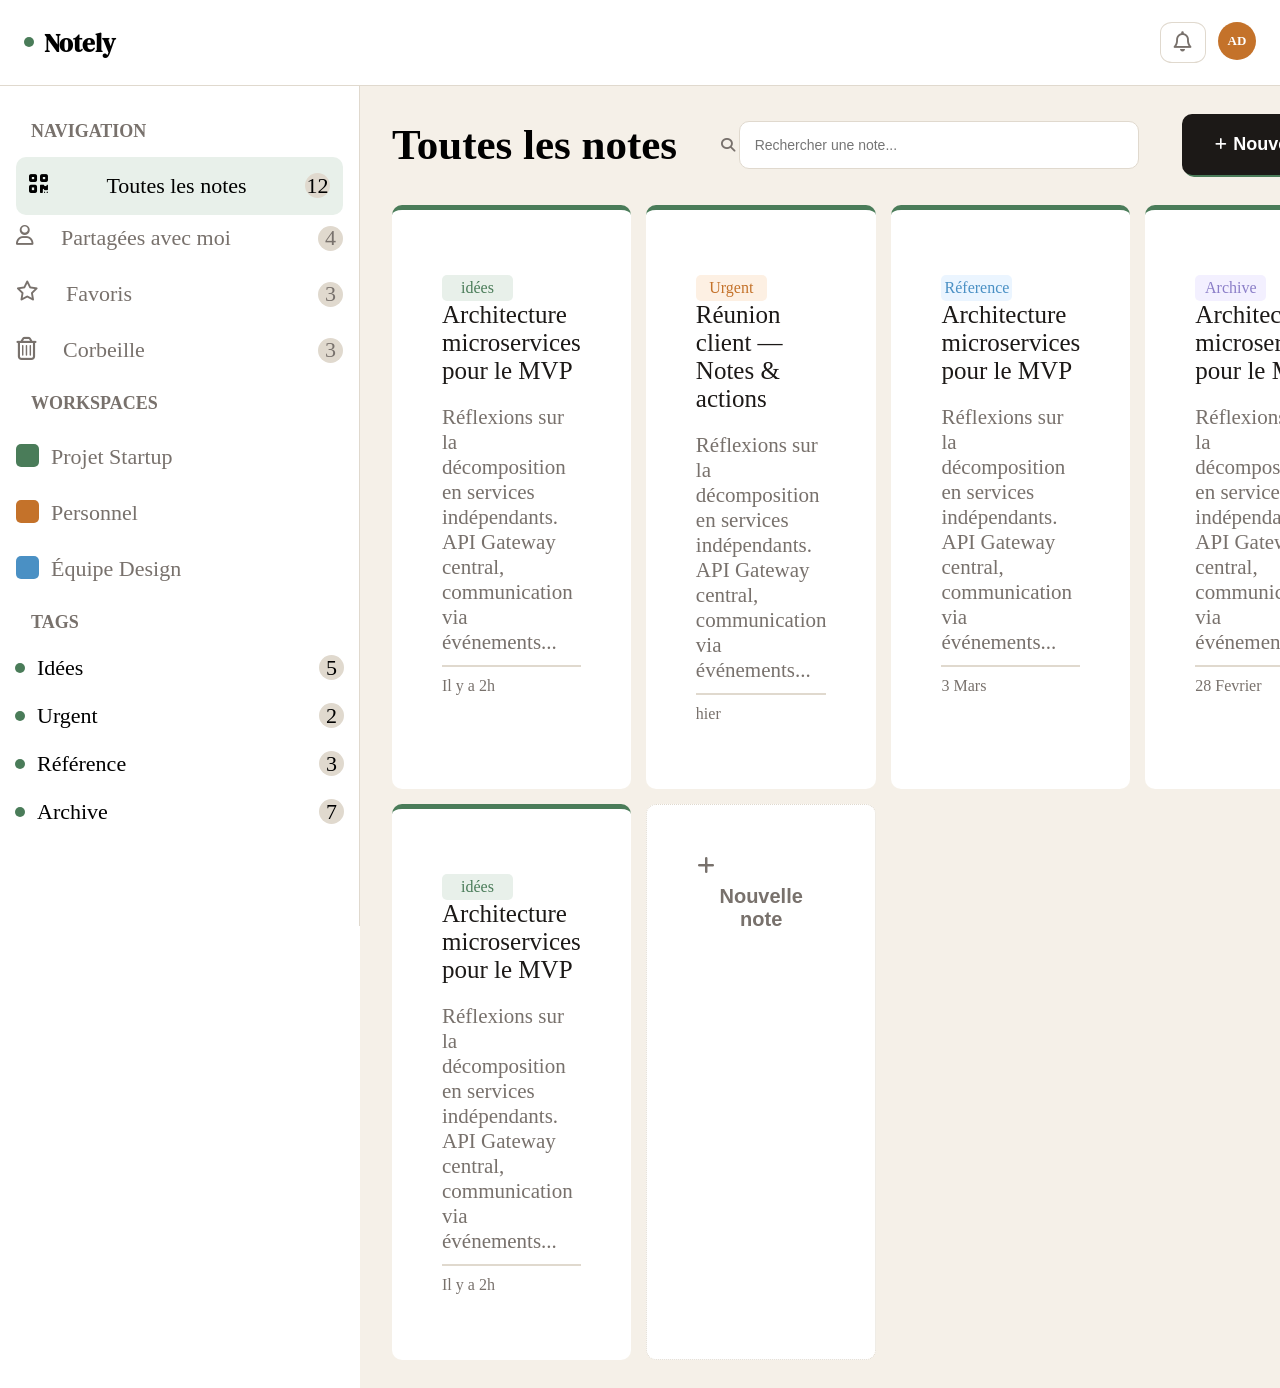
<file: Front-End/Index.html>
<!DOCTYPE html>
<html lang="en">
  <head>
    <meta charset="UTF-8" />
    <meta name="viewport" content="width=device-width, initial-scale=1.0" />
    <title>Document</title>
    <link rel="stylesheet" href="index.css" />
    <link
      rel="stylesheet"
      href="https://cdnjs.cloudflare.com/ajax/libs/font-awesome/6.2.1/css/all.min.css"
      integrity="sha512-MV7K8+y+gLIBoVD59lQIYicR65iaqukzvf/nwasF0nqhPay5w/9lJmVM2hMDcnK1OnMGCdVK+iQrJ7lzPJQd1w=="
      crossorigin="anonymous"
      referrerpolicy="no-referrer"
    />
    <link rel='stylesheet' href='https://cdn-uicons.flaticon.com/4.0.0/uicons-thin-straight/css/uicons-thin-straight.css'>
    <link href="https://fonts.googleapis.com/css2?family=DM+Serif+Display&family=DM+Sans:wght@300;400;500;600&display=swap" rel="stylesheet">
  </head>
  <body>
    <header class="app__header">
      <div class="app__logo">
        <div class="dot"></div>
        <span class="logo">Notely</span>
      </div>
      <div class="header__action">
        <div class="header__action__btn">
          <i class="fa-regular fa-bell " ></i>
        </div>
        <div class="header__action__avatar">AD</div>
      </div>
    </header>

     <div class="app__layout">

        <aside class="sidebar">

        <div class="sidebar-section">
          <h1 class="sidebar__section__title">NAVIGATION</h1> 
          <div class="sidebar__section__active">
            <i class="fa-solid fa-qrcode"></i>
            <p>Toutes les notes</p>
            <span class="active number">12</span>
          </div>


          <div class="navigation__content">
            <div class="navigation__content_items">
            <i class="fa-regular fa-user"></i>
            <p>Partagées avec moi</p>
          </div>
            <span class="number" >4</span>
          </div>


          <div class="navigation__content">
            <div class="navigation__content_items">
            <i class="fa-regular fa-star"></i>
            <p>Favoris</p>
          </div>
            <span class="number" >3</span>
          </div>
      

          <div class="navigation__content">
            <div class="navigation__content_items">
            <i class="fa-regular fa-trash-can"></i>
            <p>Corbeille</p>
          </div>
            <span class="number" >3</span>
          </div>
       

        <!-- Workspaces  -->

        <div class="sidebar-section">
          <p class="sidebar__section__title">WORKSPACES</p>

          <div class="sidebar__workSpaces__content">
          <div class="Workspaces__items">
            <span class="dot__WorkSpaces__Green workspaces__Dry"></span>
            <p>Projet Startup</p>
          </div>
          <div class="Workspaces__items">
            <span class="dot__WorkSpaces__orange workspaces__Dry"></span>
            <p>Personnel</p>
          </div>
          <div class="Workspaces__items">
            <span class="dot__WorkSpaces__blue workspaces__Dry"></span>
            <p>Équipe Design</p>
          </div>
          </div>
        </div>
        <!-- Tags  -->
        <div class="sidebar-section">
          <p class="sidebar__section__title">TAGS</p>
          
          <div class="sidebar__Tags__content">
            <div class="dot__bloc">
              <div class="dot__bloc__items">
              <span class="dot__Tags"></span>
              <p>Idées</p>
            </div>
              <span class="number">5</span>
            </div>
            <div class="dot__bloc">
              <div class="dot__bloc__items">
                <span class="dot__Tags"></span>
                <p>Urgent</p>
              </div>
              <span class="number">2</span>
            </div>
            <div class="dot__bloc">
              <div class="dot__bloc__items">
                <span class="dot__Tags"></span>
                <p>Référence</p>
              </div>
              <span class="number">3</span>
            </div>

            <div class="dot__bloc">
              <div class="dot__bloc__items">
                <span class="dot__Tags"></span>
                <p>Archive</p>
              </div>
              <span class="number">7</span>
            </div>
            </div>
        </div>
      </div>
    </aside>

    <main class="main-page">
        <div class="content_header">
            <h2 class="content_header_title">Toutes les notes</h2>
            
            <div class="search_bar">
            <i class="fa-solid fa-magnifying-glass"></i>
              <input type="search"
               name="search" 
               id="search"
               placeholder="Rechercher une note...">
              </div>

              <button class="Add__note">
                <i class="fa-solid fa-plus"></i>
                <span>Nouvelle note</span>
              </button>
            </div>
        


             <div class="Cards">

                <div class="card">
                    <span class="Tags__idea Tags">idées</span>
                    <h2  class="card__title">Architecture microservices pour le MVP</h2>
                    <p>Réflexions sur la décomposition en services indépendants. API Gateway central, communication via événements...</p>
                        <hr>
                        <div class="Icone__bottom">
                            <span class="card__date">Il y a 2h</span>
                            <div class="card__actions ">
                            <i class="fa-regular fa-pen-to-square"></i>
                            <i class="fi fi-ts-trash"></i>
                            </div>
                        </div>
                      </div>

                <div class="card">
                  <span class="Tags__Urgent Tags" >Urgent</span>
                    <h2 class="card__title">Réunion client — Notes & actions</h2>
                    <p>Réflexions sur la décomposition en services indépendants. API Gateway central, communication via événements...</p>
                        <hr>
                        <div class="Icone__bottom">
                            <span class="card__date">hier</span>
                            <div class="card__actions"> 
                            <i class="fa-regular fa-pen-to-square"></i>
                            <i class="fi fi-ts-trash"></i>
                            </div>
                        </div>
                </div>
                <div class="card">
                  <span class="Tags__reference Tags">Réference</span>
                  <h2 class="card__title">Architecture microservices pour le MVP</h2>
                  <p>Réflexions sur la décomposition en services indépendants. API Gateway central, communication via événements...</p>
                      <hr>
                      <div class="Icone__bottom">
                          <span class="card__date">3 Mars</span>
                          <div class="card__actions">
                          <i class="fa-regular fa-pen-to-square"></i>
                          <i class="fi fi-ts-trash"></i>
                        </div>
                      </div>
                </div>
                <div class="card">
                  <span class="Tags__Archive Tags">Archive</span>
                  <h2 class="card__title">Architecture microservices pour le MVP</h2>
                  <p>Réflexions sur la décomposition en services indépendants. API Gateway central, communication via événements...</p>
                      <hr>
                      <div class="Icone__bottom">
                          <span class="card__date">28 Fevrier</span>
                          <div class="card__actions">
                            <i class="fa-regular fa-pen-to-square"></i>
                            <i class="fi fi-ts-trash"></i>                       
                             </div>
                      </div>
    
                </div>

                <div class="card">
                    <span class="Tags__idea Tags">idées</span>
                    <h2  class="card__title">Architecture microservices pour le MVP</h2>
                    <p>Réflexions sur la décomposition en services indépendants. API Gateway central, communication via événements...</p>
                        <hr>
                        <div class="Icone__bottom">
                            <span class="card__date">Il y a 2h</span>
                            <div class="card__actions">
                            <i class="fa-regular fa-pen-to-square"></i>
                            <i class="fi fi-ts-trash"></i>                         
                             </div>
                        </div>
                      </div>

                <div class="card__Add__Note">
                  <button class="btn__card" >
                    <i class="fa-solid fa-plus"></i>
                    <span>Nouvelle note</span>
                  </button>
              
                 </div>
                </div>
             </div>
    </main>
    </div>
  </body>
</html>
</file>
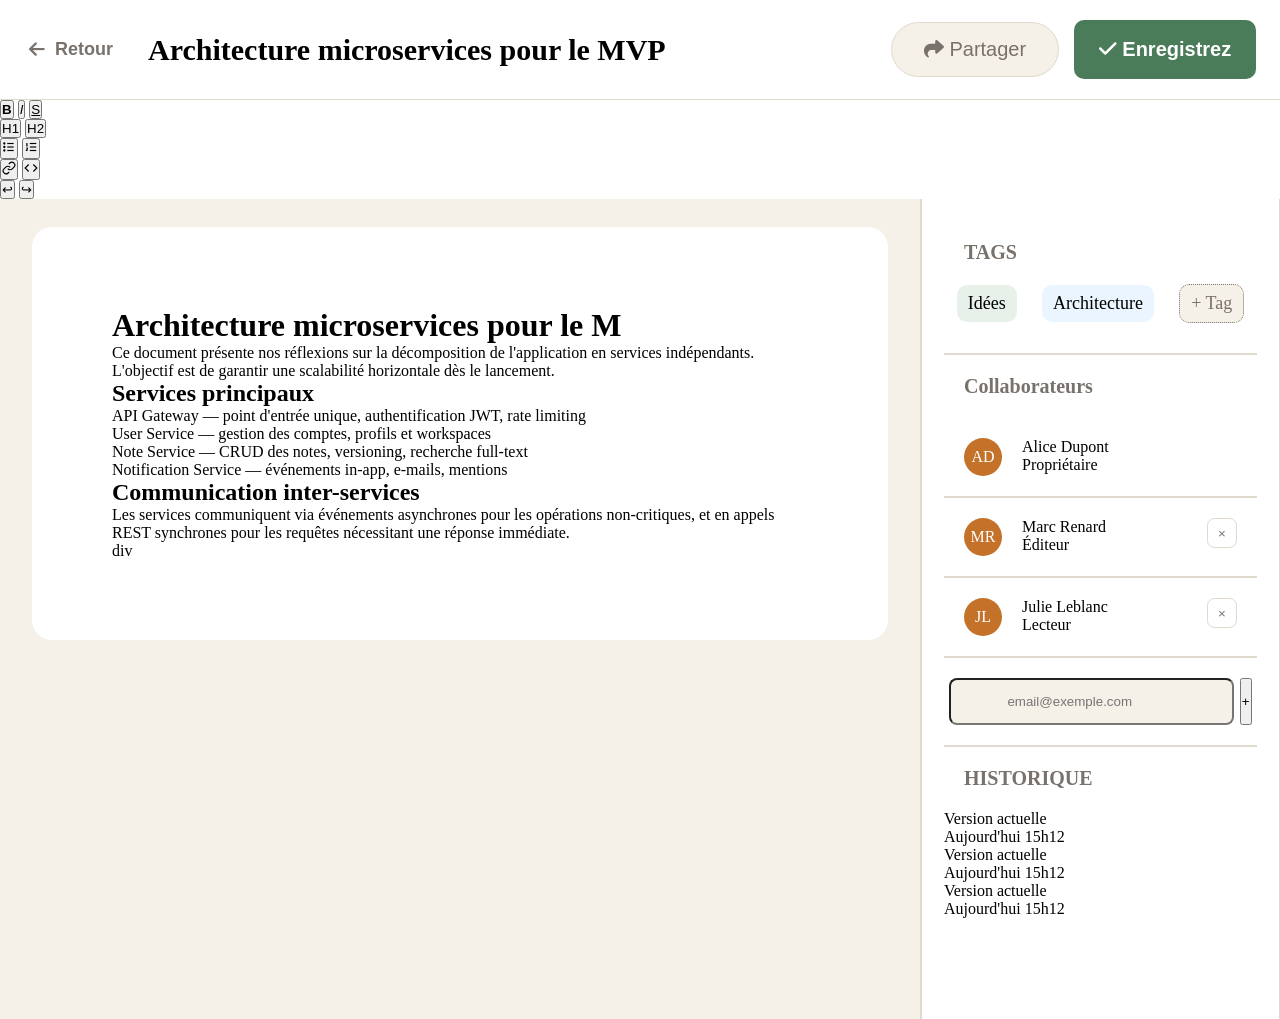
<file: Front-End/edition.html>
<!DOCTYPE html>
<html lang="en">
<head>
    <meta charset="UTF-8">
    <meta name="viewport" content="width=device-width, initial-scale=1.0">
    <title>Document</title>
    <link
      rel="stylesheet"
      href="https://cdnjs.cloudflare.com/ajax/libs/font-awesome/6.2.1/css/all.min.css"
      integrity="sha512-MV7K8+y+gLIBoVD59lQIYicR65iaqukzvf/nwasF0nqhPay5w/9lJmVM2hMDcnK1OnMGCdVK+iQrJ7lzPJQd1w=="
      crossorigin="anonymous"
      referrerpolicy="no-referrer"
    />
<link rel="stylesheet" href="edition.css">
</head>
<body>
    <header class="edition__header" >
     <div class="btn__header__left">
        
       <a href="Index.html"> <button class="btn__back"> <i class="fa-solid fa-arrow-left"></i>Retour</button></a> 
       <div class="btn__header__title">
       <h1 class="header__title">Architecture microservices pour le MVP</h1>
    </div>
     </div>
     <div class="btn__header__right">
        <button class="btn__share" >
        <i class="fa-solid fa-share"></i>
        Partager
        </button>
        <button class="btn__save">
        <i class="fa-solid fa-check"></i>
        Enregistrez
        </button>
     </div>
    </header>
   
      <div class="editor-main">
        <div class="toolbar">
          <button class="toolbar-btn active"><b>B</b></button>
          <button class="toolbar-btn"><i>I</i></button>
          <button class="toolbar-btn"><u>S</u></button>
          <div class="toolbar-sep"></div>
          <button class="toolbar-btn">H1</button>
          <button class="toolbar-btn">H2</button>
          <div class="toolbar-sep"></div>
          <button class="toolbar-btn">
            <svg width="14" height="14" viewBox="0 0 24 24" fill="none" stroke="currentColor" stroke-width="2"><line x1="9" y1="6" x2="20" y2="6"/><line x1="9" y1="12" x2="20" y2="12"/><line x1="9" y1="18" x2="20" y2="18"/><circle cx="4" cy="6" r="1" fill="currentColor"/><circle cx="4" cy="12" r="1" fill="currentColor"/><circle cx="4" cy="18" r="1" fill="currentColor"/></svg>
          </button>
          <button class="toolbar-btn">
            <svg width="14" height="14" viewBox="0 0 24 24" fill="none" stroke="currentColor" stroke-width="2"><line x1="10" y1="6" x2="21" y2="6"/><line x1="10" y1="12" x2="21" y2="12"/><line x1="10" y1="18" x2="21" y2="18"/><path d="M4 6h1v4"/><path d="M4 10h2"/><path d="M6 18H4c0-1 2-2 2-3s-1-1.5-2-1"/></svg>
          </button>
          <div class="toolbar-sep"></div>
          <button class="toolbar-btn">
            <svg width="14" height="14" viewBox="0 0 24 24" fill="none" stroke="currentColor" stroke-width="2"><path d="M10 13a5 5 0 0 0 7.54.54l3-3a5 5 0 0 0-7.07-7.07l-1.72 1.71"/><path d="M14 11a5 5 0 0 0-7.54-.54l-3 3a5 5 0 0 0 7.07 7.07l1.71-1.71"/></svg>
          </button>
          <button class="toolbar-btn">
            <svg width="14" height="14" viewBox="0 0 24 24" fill="none" stroke="currentColor" stroke-width="2"><polyline points="16 18 22 12 16 6"/><polyline points="8 6 2 12 8 18"/></svg>
          </button>
          <div class="toolbar-sep"></div>
          <button class="toolbar-btn">↩</button>
          <button class="toolbar-btn">↪</button>
        </div>

    <div class="app__layout">

    <aside class="sidebar">
    
    <div class="sidebar__section">
        <h1 class="sidebar__section__title">TAGS</h1>
        <div class="tags__list">
            <span class="tags__list1">Idées</span>
            <span class="tags__list2">Architecture</span>
            <span class="tags__list3">+ Tag</span>
        </div>
    </div>
 <hr>
    <div class="sidebar__section">
     <h1 class="sidebar__section__title">Collaborateurs</h1>

     <div class="share-item">
         <div class="share-item-info">
        <div class="share-avatar">AD</div>
        <div class="share-info">
          <div class="share-name">Alice Dupont</div>
          <span class="share-role">Propriétaire</span>
        </div>
     </div>
    </div>
    <hr>
    <div class="share-item">
         <div class="share-item-info">
        <div class="share-avatar">MR</div>
        <div class="share-info">
          <div class="share-name">Marc Renard</div>
          <span class="share-role">Éditeur</span>
     </div>
    </div>
     <button class="share-remove">×</button>
    </div>
  <hr>
    <div class="share-item">
      <div class="share-item-info">
        <div class="share-avatar" >JL</div>
        <div class="share-info">
          <div class="share-name">Julie Leblanc</div>
          <span class="share-role">Lecteur</span>
        </div>
      </div>
        <button class="share-remove">×</button>
      </div>
 <hr>
      <div class="share-row">
        <input class="share-input" placeholder="email@exemple.com">
        <button class="share-btn">+</button>
      </div>
      </div>
  <hr>

    <div class="sidebar__section">
      <h1 class="sidebar__section__title">HISTORIQUE</h1>
     <div class="dot"></div>
     <div>
      <div>Version actuelle</div>
      <span>Aujourd'hui 15h12 </span>
     </div>

     <div class="dot"></div>
     <div>
      <div>Version actuelle</div>
      <span>Aujourd'hui 15h12 </span>
     </div>

     <div class="dot"></div>
     <div>
      <div>Version actuelle</div>
      <span>Aujourd'hui 15h12 </span>
     </div>
 
    </div>

    </aside>
    <main>


      <div class="card">
        <div>
        <h1 class="card__title">Architecture microservices pour le M</h1>
        <p>Ce document présente nos réflexions sur la décomposition de l'application en services indépendants. L'objectif est de garantir une scalabilité horizontale dès le lancement.</p>
        </div>
        <div>
        <h2 >Services principaux</h2>
        <p> API Gateway — point d'entrée unique, authentification JWT, rate limiting <br>
            User Service — gestion des comptes, profils et workspaces <br>
            Note Service — CRUD des notes, versioning, recherche full-text <br>
            Notification Service — événements in-app, e-mails, mentions <br>
            </p>
          </div>
          <div>
        <h2>Communication inter-services</h2>
      <p>Les services communiquent via événements asynchrones pour les opérations non-critiques, et en appels REST synchrones pour les requêtes nécessitant une réponse immédiate.</p>
    </div>
    div
      </div>
    </main>
  
</div>
</body>
</html>
</file>
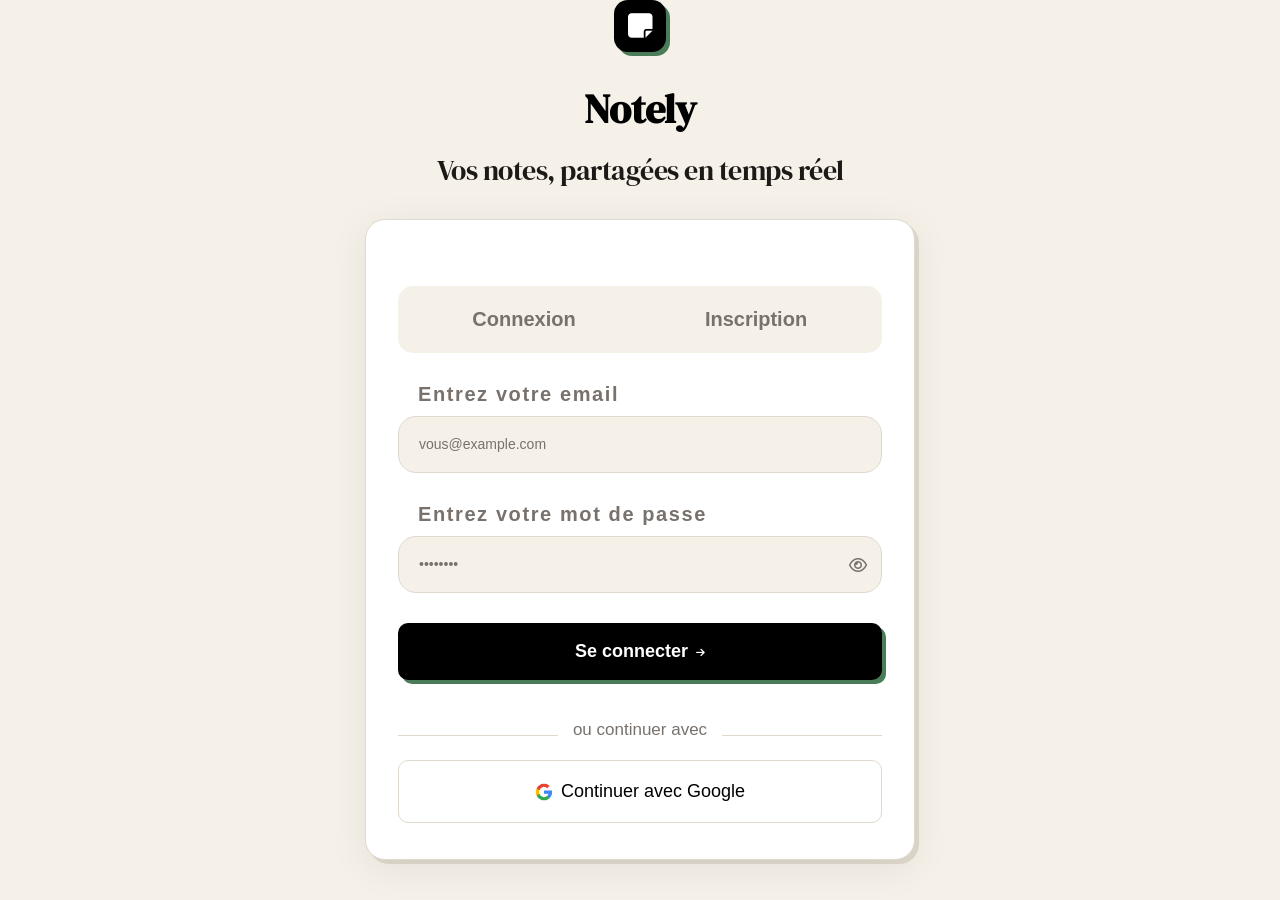
<file: Front-End/login.html>
<!DOCTYPE html>
<html lang="fr">
<head>
    <meta charset="UTF-8">
    <meta name="viewport" content="width=device-width, initial-scale=1.0">
    <title>Notely</title>
    <link rel="stylesheet" href="login.css">
    <link rel="stylesheet"
      href="https://cdnjs.cloudflare.com/ajax/libs/font-awesome/6.2.1/css/all.min.css"
      integrity="sha512-MV7K8+y+gLIBoVD59lQIYicR65iaqukzvf/nwasF0nqhPay5w/9lJmVM2hMDcnK1OnMGCdVK+iQrJ7lzPJQd1w=="
      crossorigin="anonymous"
      referrerpolicy="no-referrer"
    />
    <link href="https://fonts.googleapis.com/css2?family=DM+Serif+Display&family=DM+Sans:wght@300;400;500;600&display=swap" rel="stylesheet">
    </head>

<body>
  <main class="sign_up_page">
    
  <div class="flex-items">

  <div class="logo-mark">
    <i class="fa-solid fa-note-sticky"></i>
  </div>
  <span class="logo-note">Notely</span>
  <p>Vos notes, partagées en temps réel</p>
</div>



  <div class="login">

    <div class="tab-switch">
      <button class="btn_connexion"  id="btn-connexion" type="button">Connexion</button>
      <button class="btn_sign_up" id="btn-inscription" type="button">Inscription</button>
    </div>

 <form action="" method="post" class="login__form" id="form-connexion">
 
  <div class="login_input_group">
    <label for="email" class="login_label">Entrez votre email </label>
   <div class="login-icon-input-container">
     <input 
     type="email"
     id="email"
     name="email"
      placeholder="vous@example.com"
      maxlength="24"
      class="login_input">
      <p class="login_error" id="email-error">
        Veuillez entrer votre email
      </p>
   </div>
  </div>

  <div class="login_input_group">
    <label for="password" class="login_label">Entrez votre mot de passe</label>
   <div class="login-icon-input-container">
     <input 
     required
     type="password"
     id="password"
     name="password"
      placeholder="••••••••"
      maxlength="24"
      class="login_input">
      <p class="login_error" id="password-error">
       Veuillez entrer votre mot de passe      </p>
      <i class="fa-regular fa-eye" id="toggle-password"></i>
      </div>
      </div>
    
    <button type="submit" class="login_submit_button" >Se connecter <i class="fa-solid fa-arrow-right"></i></button>
    <div class="divider">
      <span>ou continuer avec</span>
    </div>
   <button type="button" class="btn-google">
    <img src="Asset/Google_logo.svg.png" width="18">
    <span>Continuer avec Google</span>
    </button>
   </form>
 
    
<!-- Formulaire 2 : Inscription (caché au départ) -->

    <form action="" 
    class="sign_up__form" 
    id="form-inscription" 
    style="display: none;">

      <div class="sign_up_input_group">
       <label for="username" class="sign_up_label">Nom d'utilisateur</label>
      <div class="sign-up-icon-input-container">
        <input 
        type="text"
        id="username"
        name="username"
         placeholder="Alice Dupont"
         maxlength="24"
         class="sign_up_input"> 
      </div>
       <p class="sign_up_error_message">Choisissez un pseudo contenant au moins 3 caractères</p>
      </div>




      <div class="sign_up_input_group">
        <label for="email" class="sign_up_label">Entrez votre email </label>
       <div class="sign-up-icon-input-container">
         <input type="email"
         id="email-inscription"
         name="email"
          placeholder="vous@example.com"
          maxlength="24"
          class="sign_up_input">
       </div>
        <p class="sign_up_error_message">Rentrez un email valide </p>
       </div>



       <div class="sign_up_input_group">
        <label for="password" class="sign_up_label">Mot de passe </label>
       <div class="sign-up-icon-input-container">
         <input 
         type="password"
         id="password-inscription"
         name="password"
          placeholder="••••••••"
          maxlength="24"
          class="sign_up_input">
          <i class="fa-regular fa-eye" id="toggle-password-inscription"></i>
       </div>
        <p class="sign_up_error_message">Respectez les condition du mot de passe</p> 
       </div>
  
       <div class="sign_up_input_group">
        <label for="repeat-password" class="sign_up_label">Confirmez le mot de passe  </label>
       <div class="sign-up-icon-input-container">
         <input 
         type="password"
         id="repeat-password"
         name="repeat-password"
          placeholder="Confirmez le mot de passe"
          maxlength="24"
          class="sign_up_input">
          <i class="fa-regular fa-eye" id="toggle-password-inscription"></i>
       </div>
        <p class="sign_up_error_message">Les mots de passe ne sont pas identiques</p>
      
       </div>
       <button type="submit" class="sign_up_submit_button" id="btn-submit-connexion" >Création du compte →</button>
    </form>
  </div> 
</main>

<script src="login.js"></script>
</body>
</html>
</file>
<file: Front-End/index.css>
*,
::after,
::before
{
margin: 0;
padding: 0;
box-sizing: border-box;

}


  :root {
    /* Couleurs principales */
    --cream: #F5F0E8;
    --ink: #1C1917;
    --White: #FFFFFF;
    --sage: #4A7C59;
    --sage-light: #E8F0EA;
    --warm: #C4722A;
    --warm-light: #FDF0E3;
    --muted: #78716C;
    --border: #E0D9CE;
    --danger: #DC2626;
  
    /* Couleurs des tags */
    --tag-idees: #4A7C59;
    --tag-idees-bg: #E8F0EA;
  
    --tag-urgent: #C4722A;
    --tag-urgent-bg: #FDF0E3;
  
    --tag-reference: #4A90C4;
    --tag-reference-bg: #EBF5FF;
  
    --tag-archive: #8B7EC8;
    --tag-archive-bg: #F3F0FF;
  }
main{
background: var(--cream);
min-height: 100vh;
flex: 1; 
padding: 28px 32px;
}

.app__header{
position: sticky;
  top: 0;
  z-index: 50;
  background-color: var(--White);
  width: 100%;
  padding: 0 24px;
  height: 86px;
  border-bottom: 1.5px solid var(--border);
  display: flex;
  align-items: center;
  justify-content: space-between;

}
.app__logo{
    display: flex;
    flex-direction: row;
    gap: 10px;
}
.dot{
width: 10px;
height: 10px;
background-color:var(--sage) ;
border-radius: 50%;
margin-top: 11px;
}
.logo{
font-family: 'DM Serif Display', serif;
  font-size: 25px;
  font-weight: 700;
}
.header__action{
    display: flex;
    flex-direction: row;
    gap: 12px;
}
.header__action__btn{
border: 1.5px solid var(--border);
border-radius: 26%;
padding: 9px 13px;
}
.header__action__btn:hover{
    background-color: var(--border);
}
.fa-bell{
    font-size: 16px;
    color: var(--muted);
}
.header__action__avatar{
background: var(--warm);
color: var(--White);
border-radius: 50%;
font-weight: 700;
font-size: 13px;
height: 38px;
width: 38px;
display: flex;
justify-content: center;
align-items: center;
}
/*********Sidebar*****/
.app__layout {
    display: flex;
    min-height: calc(100vh - 60px); /* 60px = hauteur du header */
  }
.sidebar{

 width: 360px;
 flex-shrink: 0;
  position: sticky;
  top: 60px; /* hauteur du header */
  height: calc(100vh - 60px);
  overflow-y: auto;
  border-right: 1.5px solid var(--border);
  background: var(--White);
  padding: 20px 16px;
}
.sidebar__content{
    display: flex;
    flex-direction: column;
    gap: 21px;
    padding: 20px;
}

.sidebar__section__title{
    color: var(--muted);
    font-size: 18px;
    font-weight: 574;
    margin: 15px;
}
.navigation__content{
   display: flex;
   justify-content: space-between;
   align-items: center;
   color: var(--muted);
   font-size: 22px;
   font-weight: 500;
   margin-bottom: 30px;
   opacity: 1.8;
}
.navigation__content_items{
  display: flex;
  gap: 27px;
}
.navigation__content:hover{
    background: var(--cream);
    border-radius: 20px;
    color: var(--ink);
    
}
.sidebar__section__active{
background-color: var(--sage-light);
border-radius: 10px;
padding: 16px 13px;
font-size: 22px;
display: flex;
justify-content: space-between;
font-weight: 500;
margin-bottom: 10px;
}

.fa-regular{
    font-size: 20px;
}


.sidebar__workSpaces__content{
  margin-top: 30px;
  opacity: 1.8;
}

.workspaces__Dry{
 width: 23px;
height: 23px;
border-radius: 5px;
display: inline-block;
}
.dot__WorkSpaces__Green{
background-color: var(--tag-idees);
}

.dot__WorkSpaces__orange{
    background-color: var(--tag-urgent);
    }

 .dot__WorkSpaces__blue{
  background-color: var(--tag-reference);
        }
.Workspaces__items{
display: flex;
gap: 12px;
margin-bottom: 30px;
}
.Workspaces__items:hover{
  background: var(--cream);
    border-radius: 20px;
    color: var(--ink);
    
}
.Workspaces__items p {
    font-size: 22px;
    color: var(--muted);
    font-weight: 500;
}

.sidebar__content{
    color: var(--muted);
}


.dot__Tags{
width: 10px;
height: 10px;
border-radius: 50%;
background-color: var(--tag-idees);
display:inline-block;
}
.dot__bloc{
    display: flex;
    justify-content: space-between;
    margin: 22px -1px;
    font-weight: 500;
    font-size: 22px;
    opacity: 1.8;
}
.dot__bloc:hover{
  background: var(--cream);
  border-radius: 20px;
  color: var(--ink);
  
}
.dot__bloc__items{
    display: flex;
    justify-content: center;
    align-items: center;
    gap: 12px;
}

/**********MAIN*************/
.content_header{
display: flex;
justify-content: space-between;
align-items: center;
}
.content_header_title{
  font-size: 43px;
}


.Add__note{
    gap: 6px;
    display: flex;
    align-items: center;
    box-shadow: 2px 2px 0px #4A7C59;
    padding: 20px 33px;
    background: var(--ink);
    color: var(--White);
    border: none;
    border-radius: 10px;
    cursor: pointer

}
.Add__note:hover {
    transform:  translate(-1px,-1px); box-shadow: 3px 3px 0 var(--sage);;
    box-shadow: 3px 3px 0px #4A7C59;
  }
.Add__note span{
    font-size: 18px;
    font-weight: 600;
}


.search_bar input{
  outline: none;
 padding: 15px;
 border: none;
 border-radius: 10px;
 border: 1.5px solid var(--border);
 background: var(--White);
 font-size: 14px;
 color: var(--ink);
width: 400px;
}

.search__input::placeholder {
    color: #C4B9AE;
  }
  .fa-magnifying-glass{
   color: var(--muted);
   font-size: 14px;
  }

  .Cards{
    display: grid;
    grid-template-columns: repeat(4, 1FR) ;
    grid-template-rows: repeat(1, 1FR) ;
    margin-top: 30px;
    gap: 15px ;
   
  }
  .card{
    background-color: var(--White);
    padding: 50px;
    border-radius: 10px;
    border-top: 5px solid var(--sage);
  
  }
  .card__actions{
    gap: 15px;
    opacity: 0;
    visibility: hidden;
  transition: opacity 0.2s ease;
}
  .card:hover  .card__actions{
    opacity: 1;
   visibility: visible;
  }
  .card:hover{
    box-shadow: 0 8px 40px rgba(0,0,0,0.07), 
    4px 4px 0px #E0D9CE; 
  
  }
  .card__title{
    font-size: 25px;
    color: var(--ink);
    font-weight: 500;
    margin-bottom: 20px;

  }
  .card p{
    color: var(--muted);
    margin-bottom: 10px;
    font-size: 21px;
    font-weight: 500;
  }
  .btn__card{
    border: none;
    background: transparent;
    display: flex;
    flex-direction: column;
    margin: auto;
    gap: 10px;
    font-size: 20px;
    color: var(--muted);
    font-weight: 600;
  }
  .card__Add__Note{
    background-color: var(--White);
    padding: 50px;
    border-radius: 10px;
    border: 1.5px dotted var(--border) ;
  }
  .Tags{
    padding: 4px;
    border-radius: 5px;
    width: 71px;
    display: flex;
    justify-content: center;
    align-items: center;
    margin-top: 15px;
}

  .Tags__idea{
    color: var(--tag-idees);
    background-color: var(--tag-idees-bg);
  }
  .Tags__Urgent{
    color: var(--tag-urgent);
    background-color: var(--tag-urgent-bg);
  }
  .Tags__reference{
    color: var(--tag-reference);
    background-color: var(--tag-reference-bg);
  }
  .Tags__Archive{
    color: var(--tag-archive);
    background-color: var(--tag-archive-bg);;
  }
  hr{
    border: 1px solid var(--border);
    
  }
  .Icone__bottom{
    display: flex;
    justify-content: space-between;
    margin-top: 10px;
  }
  .Icone__bottom span {
    color: var(--muted);
  }
  
  
  .fa-trash-can{
    color: var(--muted);
    font-weight: 400;
    font-size: 23px;
    border-radius: 26%;
  }
  .fa-trash-can:hover{
    background-color: var(--cream);
  }
  .navigation__content__icone{
    display: flex;
    justify-content: center;
    align-items: center;
    gap: 21px;
  }
  .fa-pen-to-square{
    color: var(--muted);
    font-weight: 400;
    border: 1.5px solid var(--border);
    border-radius: 26%;
    padding: 9px 13px;
    font-size: 14px;
  }
  .fa-pen-to-square:hover{
   color: var(--ink);
  border: 1px solid var(--border);
  cursor: pointer;
  }
  .fi-ts-trash{
    border: 1.5px solid var(--border);
    padding: 9px 13px;
    font-size: 14px;
    border-radius: 26%;
    font-size: 14px;
 
  }
  .fi-ts-trash:hover{
background-color: #E05252;
border: 1px solid var(--danger);
cursor: pointer;
outline-color:#E05252 ;
  }
  
  .number{
    width:25px ;
    height:25px ;
    display: flex;
    justify-content: center;
    align-items: center;
    border-radius: 50%;
    background-color: var(--border);
  }
</file>
<file: Front-End/edition.css>
*,
::after,
::before
{
margin: 0;
padding: 0;
box-sizing: border-box;

}

  :root {
    /* Couleurs principales */
    --cream: #F5F0E8;
    --ink: #1C1917;
    --White: #FFFFFF;
    --sage: #4A7C59;
    --sage-light: #E8F0EA;
    --warm: #C4722A;
    --warm-light: #FDF0E3;
    --muted: #78716C;
    --border: #E0D9CE;
    --danger: #DC2626;
  
    /* Couleurs des tags */
    --tag-idees: #4A7C59;
    --tag-idees-bg: #E8F0EA;
  
    --tag-urgent: #C4722A;
    --tag-urgent-bg: #FDF0E3;
  
    --tag-reference: #4A90C4;
    --tag-reference-bg: #EBF5FF;
  
    --tag-archive: #8B7EC8;
    --tag-archive-bg: #F3F0FF;
  }


  .edition__header{
        position: sticky;
          top: 0;
          z-index: 50;
          background-color: var(--White);
          width: 100%;
          padding: 0 24px;
          height: 80px;
          border-bottom: 1.5px solid var(--border);
          display: flex;
          justify-content: space-between;
          height: 100px;
        }
        .header__title{
          font-size: 30px;
        }
        .btn__header__left{
            display: flex;
            justify-content: center;
            align-items: center;
            gap: 20px;
        }
        .btn__header__right{
            display: flex;
            justify-content: center;
            align-items: center;
           gap: 15px;
        }
        .btn__save{
        padding: 18px;
        border-radius: 10px;
        border: none;
        background-color: var(--sage);
        color: var(--White);
        width: 182px;
        font-size: 20px;
        font-weight: 800;

        }
        .btn__share{
            padding: 15px;
            border-radius: 35px;
            background-color: var(--cream);
            width: 168px;
            font-size: 20px;
            font-weight: 400;
            border: 1px solid var(--border);
            color: var(--muted);
            

        }
        .btn__share:hover{
          border: 2px solid var(--sage);
          color: var(--sage);
        }
        .btn__back{
        padding: 15px;
        border-radius: 8px;
        border: none;
        background: transparent;
        width: 104px;
        display: flex;
        justify-content: center;
        align-items: center;
        gap: 10px;
        font-size: 18px;
        font-weight: 600;
        color: var(--muted);
        }
         a{
          text-decoration: none;
        }
        .btn__back:hover{
          background-color: var(--cream);
        }
        .btn__back::after{
          content: '';
          height: 1;
          width: 2px;
          background: var(--border);

        }

  main{
    background: var(--cream);
    flex: 1; 
    padding: 28px 32px;
    
    }
    .app__layout{
        display: flex;
        flex-direction: row-reverse;

    }
    .sidebar{
     width: 360px;
     height: calc(100vh - 80px);
     position: sticky;
     top: 0;
     right: 0;
     background-color: var(--White);
     border-right: 1.5px solid var(--border);
     overflow-y: auto;
     border-left: 2px solid var(--border);
     padding: 22px;
     
    }
    .sidebar__section__title{
      color: var(--muted);
      font-size: 20px;
      margin: 20px 20px;
    }
    .tags__list{
      display: flex;
      justify-content: space-around;
      align-items: center;
      margin-bottom: 30px;
      font-size: 18px;
      font-weight: 500;
    }
    .tags__list1{
      background-color: var(--tag-idees-bg);
    }
    .tags__list2{
      background-color: var(--tag-reference-bg);
    }
    .tags__list3{
      color: var(--muted);
      background-color: var(--cream);
      border: 1.5px dotted var(--muted);
    }
    .tags__list span{

      border-radius: 10px;
      padding: 8px 11px;
    }
    .share-item{
      display: flex;
      justify-content: space-between;
      padding: 20px;
    }
    .share-item-info{
    display: flex;
    gap: 20px;
    }
    .share-avatar{
      display: flex;
      justify-content: center;
      align-items: center;
      height: 38px;
      width: 38px;
      border-radius: 50%;
      background-color: var(--tag-urgent);
      color: var(--White);
      font-weight: 500;
    }
    .share-remove{
      border-radius: 25%;
      width: 30px;
      height: 30px;
      border: 1px solid var(--border);
      background-color: var(--White);
      color: var(--muted);
    }
    .share-row{
      display: flex;
      justify-content: space-evenly;
      margin: 20px 0;
    }
    .share-input{
      padding: 14px 56px ;
      border-radius: 8px;
      background-color: var(--cream);
    }
    .card{
        background-color: var(--White);
        padding: 80px;
        border-radius: 20px;
    }
   
    hr{
    border: 1px solid var(--border);  
    }
</file>
<file: Front-End/login.css>
*,
::after,
::before
{
margin: 0;
padding: 0;
box-sizing: border-box;

}
:root {
    --cream: #F5F0E8;
    --ink: #1C1917;
    --sage: #4A7C59;
    --sage-light: #E8F0EA;
    --warm: #C4722A;
    --muted: #78716C;
    --border: #E0D9CE;
  }
body{
    font-family:sans-serif ;

}
.sign_up_page{
    min-height: 100vh;
    background-color:#F5F0E8;
}

.logo-mark{
background-color: black;
width: 52px;
height: 52px;
margin: auto;
box-shadow: 4px 4px 0px #4A7C59;
display: flex;
justify-content: center;
align-items: center;
border-radius: 14px;
}
.fa-note-sticky{
font-size: 28px;
}
.fa-solid{
    color: white;
   
}
.logo-note{
display: flex;
justify-content: center;
align-items: center;
margin-top: 30px;
font-weight: 900;
font-size: 40px;
font-family: 'DM Serif Display', serif;
margin-bottom: 15px;
}
p{
text-align: center;
color: var(--ink);
font-weight: 400;
font-size:28px ;
font-family: 'DM Serif Display', serif;
letter-spacing: -.5px;

}
.login{
    background-color:white ;
    max-width:550px ;
    border-radius:20px;
    margin: 30px auto;
    padding: 36px 32px;
    box-shadow: 0 8px 40px rgba(0,0,0,0.07), 
    4px 4px 0px #E0D9CE;
    border: 1.5px solid #E0D9CE;
}

.login_error{
color: red;
font-size: 13px;
margin-top: 6px;
display: none ;
}
.tab-switch{
width: 100%;
margin: 30px auto;
display: flex;
justify-content: space-around;
background-color: var(--cream);
padding: 10px;
border-radius: 15px;
cursor: pointer;
}
.btn_connexion.active,
.btn_sign_up.active {
  background-color: white;
  color: var(--ink);
  box-shadow: 0 1px 4px rgba(0,0,0,0.1);
}
.login_input_group{
    margin-bottom: 30px;
}
.login_input_group label {
    color: #78716C;
    font-weight: 700;
    cursor: pointer;
    font-size: 20px;
    margin-left: 20px;
    margin-bottom: 10px;
    display: block;
    letter-spacing: .08em; 
}

.btn_connexion,
.btn_sign_up {
  border: none;
  font-size: 20px;
  color: var(--muted);
  background-color: transparent;
  padding: 12px 38px;
  border-radius: 10px;
  font-weight: 600;
  cursor: pointer;
  transition: all 0.2s ease;
  flex: 1;
}

    .login_input{
    padding: 20px;
    width:100%; 
    border-radius: 18px;
    border: 1px solid #E0D9CE;
    margin: auto;
    cursor: pointer;
    background: #F5F0E8;
    outline: none ;
    display: block;

    }
    .login-icon-input-container{
        position: relative;
    }
    .login_input:-webkit-autofill{
      -webkit-box-shadow: 0 0 0 1000px #F5F0E8 inset !important;
      -webkit-text-fill-color: #78716C;
        }
    
    .login_input::placeholder{
        color: #78716C;
        font-size: 14px;
    }

    .login_input:focus{
        border-color: #4A7C59;
        background-color: white;
        box-shadow: 0 1px 0 #4A7C59;
        }
    
    .fa-arrow-right{
        font-size: 10px;
        font-weight: 900;
    }

    .fa-eye,
    .fa-eye-slash {
     position: absolute;
     right: 15px;
     top: 50%;
     transform: translateY(-50%);
     cursor: pointer;
     color: var(--muted);
     font-size: 16px;
    }
    .fa-eye:hover,
    .fa-eye-slash:hover{
    color: var(--ink);
    }
    .btn-google{
    padding: 20px;
    border: 1px solid #E0D9CE;
    border-radius: 10px;
    background-color: white;
        width: 100%;
        cursor: pointer;
        display: flex;
        justify-content: center;
        align-items: center;
        gap: 8px;
   
    }
    .divider {
        display: flex;
        align-items: center;
        gap: 15px;
        margin: 20px 0;
        color: #78716C;
        font-size: 12px;
      }
      .divider span {
    margin-top: 20px;
    font-size: 17px;
    font-weight: 400;
      }
      .divider::before,
      .divider::after {
        content: '';
        flex: 1;
        height: 1px;
        background: #E0D9CE;
        margin-top: 30px;
      }
     
     /*** ## Comment ça marche ?
      ```
      ::before  → trait gauche   [ flex: 1 = prend tout l'espace disponible ]
        span    → "ou continuer avec"
      ::after   → trait droit    [ flex: 1 = prend tout l'espace disponible ]
     *******/


    .login_submit_button{
        box-shadow: 4px 4px 0px #4A7C59;
        padding: 18px;
        border-radius: 10px;
        border: none;
        background-color: black;
        color: white;
        width: 100%;
        cursor: pointer;
        display: flex;
        justify-content: center;
        align-items: center;
        gap: 8px;
        font-size: 18px;
        font-weight: 600;
    }
    .login_submit_button:hover {
        transform: translate(-1px, -1px);
        box-shadow: 4px 4px 0px #4A7C59;
        transition: all .2s;
      }
    .btn-google img{
    font-size: 18px;
    }
    .btn-google span{
     font-size: 18px;
    }
    .btn-google:hover{
        border: 1px solid black;
        background: #F5F0E8;
    }
/****************Inscription***********************/


.sign_up_input_group{
 margin-bottom: 27px;
}
.sign_up_label{
    color: #78716C;
    font-weight: 700;
    cursor: pointer;
    font-size: 20px;
    margin-left: 20px;
    margin-bottom: 10px;
    display: block;
    letter-spacing: .08em; 

}
.sign_up_input{
    padding: 20px;
    width:100%; 
    border-radius: 18px;
    border: 1px solid #E0D9CE;
    margin: auto;
    cursor: pointer;
    background: #F5F0E8;
    outline: none ;
    display: block;
    position: relative;

}
.sign_up_input:-webkit-autofill{
 -webkit-box-shadow: 0 0 0 1000px #F5F0E8 inset !important;
-webkit-text-fill-color: #78716C;
}
.sign_up_input:focus{
    border-color: #4A7C59;
    background-color: white;
    box-shadow: 0 1px 0 #4A7C59;
}
.sign_up_input::placeholder{
font-size: 16px;
}
.sign-up-icon-input-container{
    position: relative;
}
.sign-up-icon{
    width: 20px;
    position: absolute;
    top: 50%;
    transform: translateY(-50%);
    right: 15px;
}

.sign_up_error_message{
color: red;
margin-top: 9px;
font-weight: 400;
font-size: 15px;
display: none;
}
.sign_up_submit_button{
    display: block;
    margin: 60px auto -10px;
    font-size: 18px;
    background-color: var(--ink);
    border-radius:20px;
    color: white;
    font-weight: 600;
    cursor: pointer;
    box-shadow: 4px 4px 0px #4A7C59;
    width: 100%;
    padding: 15px;

}
</file>
